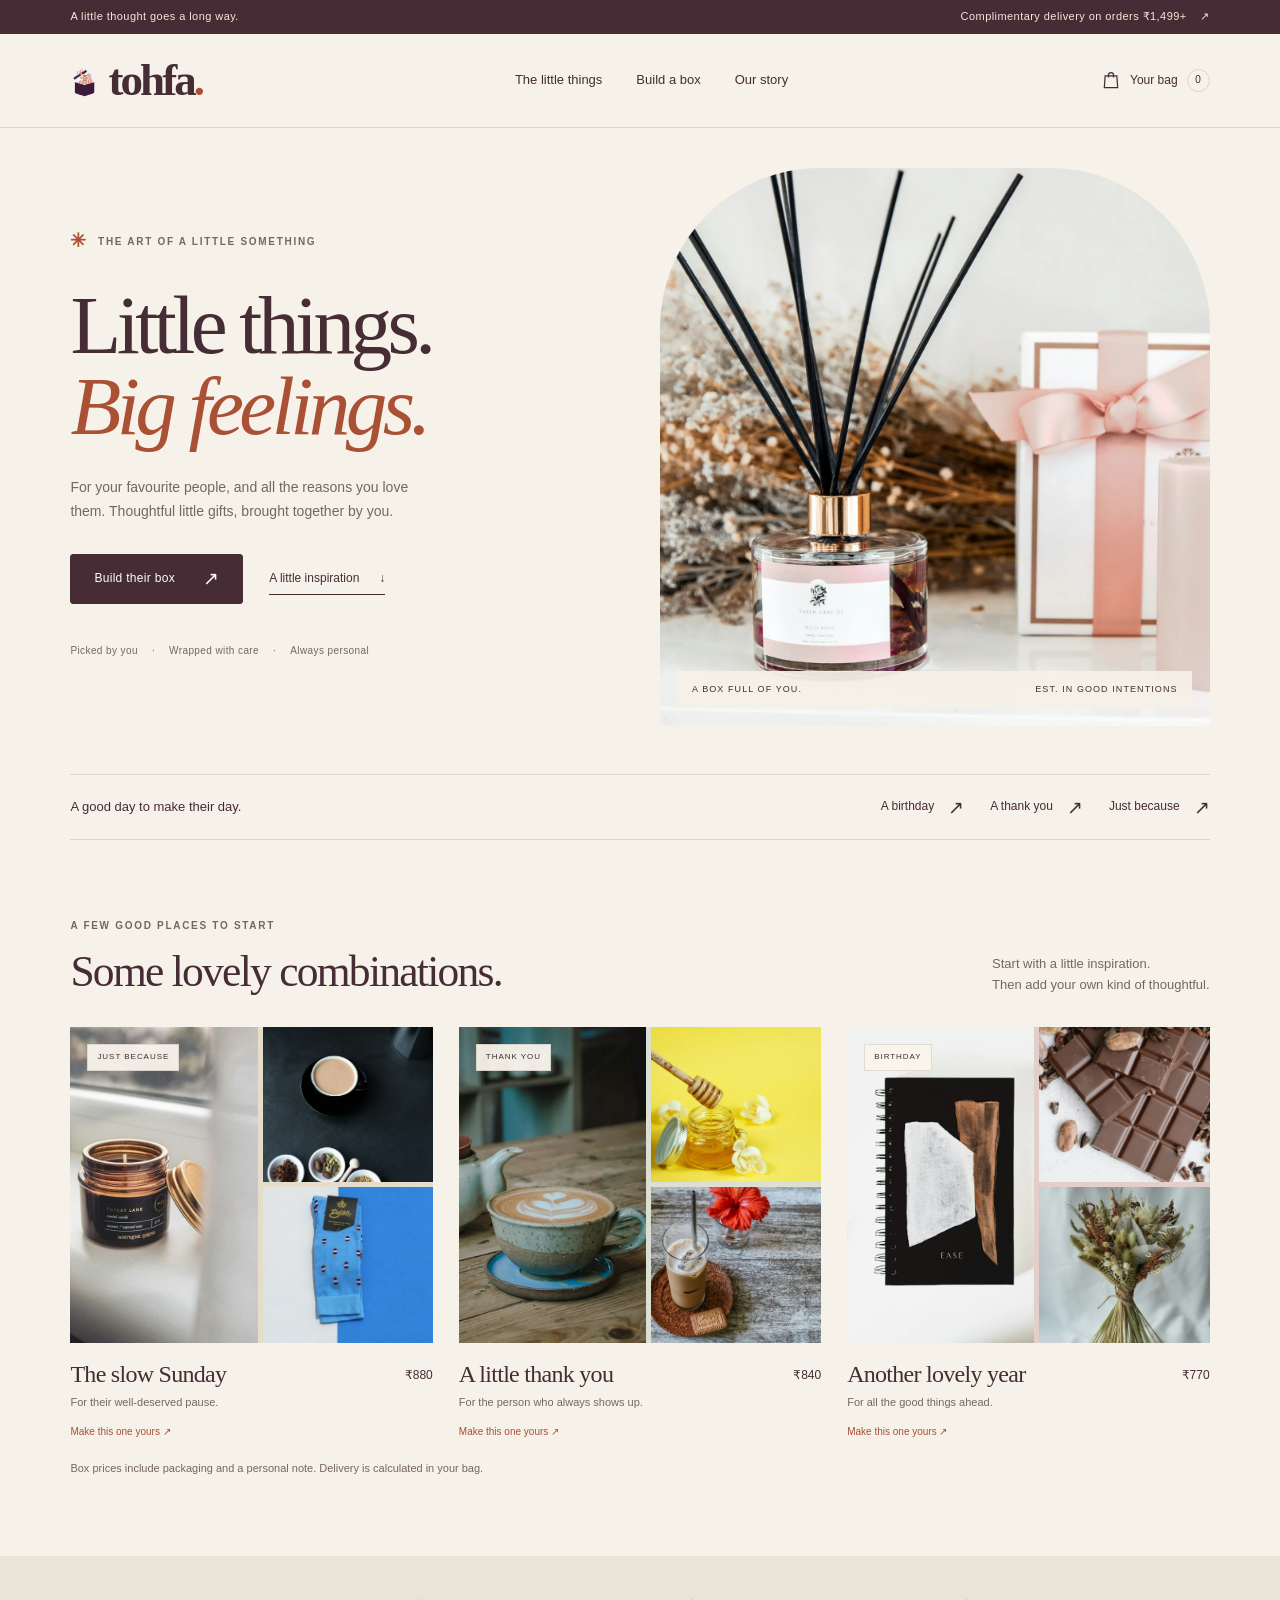
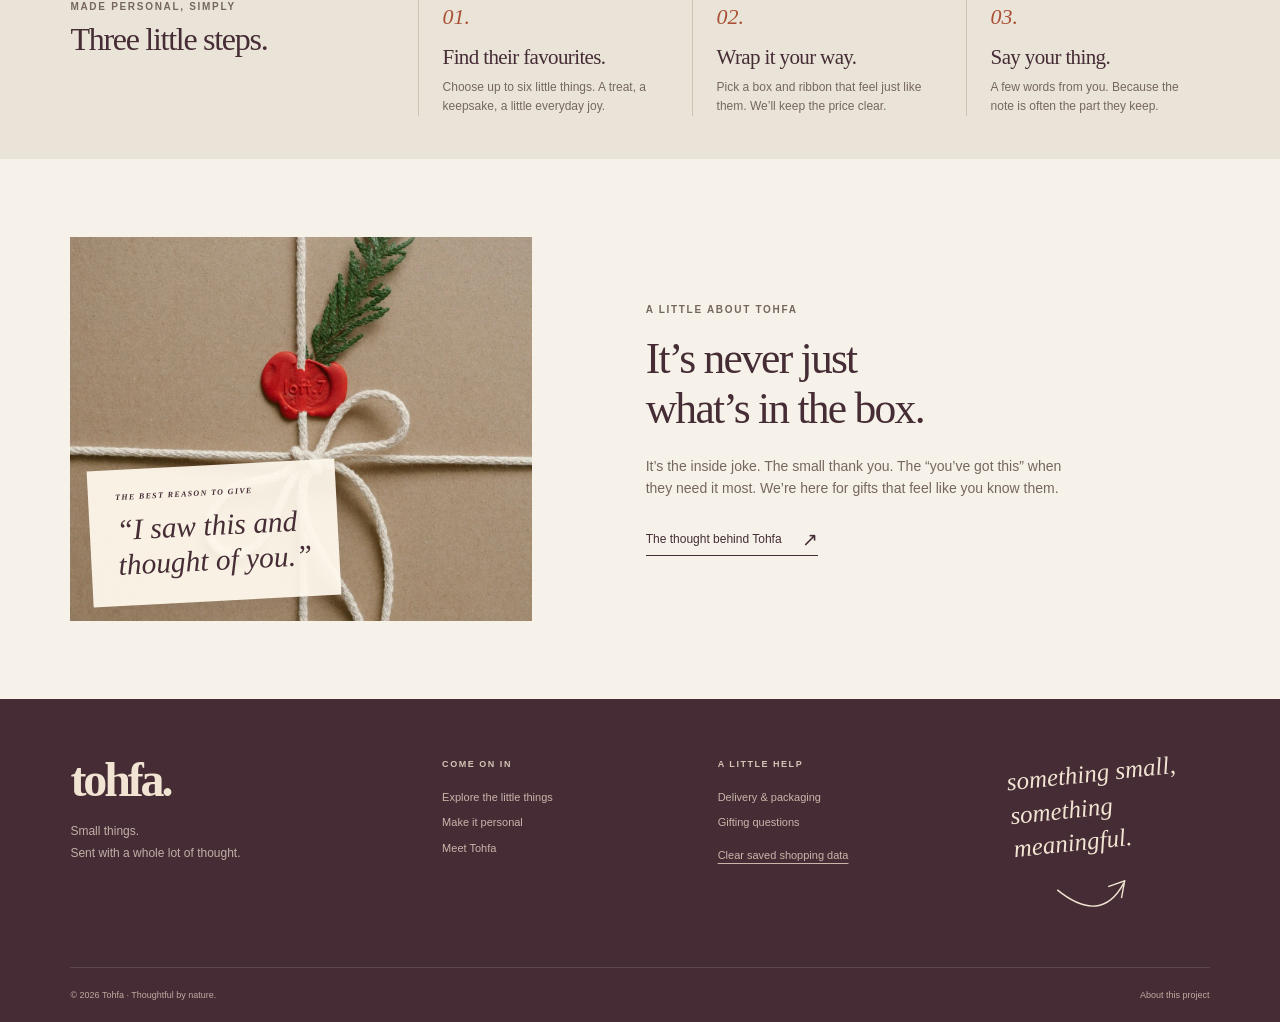
<file: index.html>
<!doctype html>
<html lang="en">
<head>
  <meta charset="utf-8">
  <meta name="viewport" content="width=device-width,initial-scale=1">
  <meta name="theme-color" content="#f6f2e9">
  <meta name="description" content="A little something, chosen by you. Explore Tohfa's thoughtful gift boxes or build a personal one with little treats, paper goods, and everyday joys.">
  <title>Tohfa — Little things. Big feelings.</title>
  <link rel="icon" type="image/svg+xml" href="assets/favicon.svg">
  <link rel="stylesheet" href="styles.css">
  <script src="data.js" defer></script>
  <script src="model.js" defer></script>
  <script src="app.js" defer></script>
</head>
<body>
  <a class="skip-link" href="#main" data-action="skip-main">Skip to content</a>
  <div class="announcement"><span>A little thought goes a long way.</span><a href="#help">Complimentary delivery on orders ₹1,499+ <span aria-hidden="true">↗</span></a></div>
  <header class="site-header">
    <a class="wordmark" href="#home" aria-label="Tohfa home"><img src="assets/favicon.svg" width="30" height="30" alt="">tohfa<span class="wordmark-dot">.</span></a>
    <nav class="desktop-nav" aria-label="Main navigation"><a href="#shop" data-nav="shop">The little things</a><a href="#builder" data-nav="builder">Build a box</a><a href="#story" data-nav="story">Our story</a></nav>
    <div class="header-actions"><a class="bag-link" href="#bag" aria-label="View gift bag"><svg viewBox="0 0 24 24" width="20" height="20" fill="none" stroke="currentColor" stroke-width="1.5" aria-hidden="true"><path d="M5 7h14l1 14H4L5 7Z"/><path d="M9 9V6a3 3 0 0 1 6 0v3"/></svg><span class="bag-label">Your bag</span><span id="bag-count" class="count-badge">0</span></a><button id="menu-toggle" class="menu-toggle" aria-expanded="false" aria-controls="mobile-nav" aria-label="Open navigation"><span></span><span></span></button></div>
    <nav id="mobile-nav" class="mobile-nav" aria-label="Mobile navigation" hidden><a href="#shop">The little things</a><a href="#builder">Build a box</a><a href="#story">Our story</a><a href="#help">A little help</a></nav>
  </header>
  <div id="storage-notice" class="storage-notice" hidden>Your browser can’t save this box. You can still explore, but your choices will reset when you leave.</div>
  <main id="main" tabindex="-1"><noscript><div class="empty-state"><h1>A little JavaScript, please.</h1><p>The gift builder needs JavaScript to update your box and prices. Enable it to explore Tohfa.</p></div></noscript></main>
  <footer class="site-footer">
    <div class="footer-top"><div><a href="#home" class="wordmark footer-mark">tohfa.</a><p>Small things.<br>Sent with a whole lot of thought.</p></div><div class="footer-links"><p class="eyebrow">COME ON IN</p><a href="#shop">Explore the little things</a><a href="#builder">Make it personal</a><a href="#story">Meet Tohfa</a></div><div class="footer-links"><p class="eyebrow">A LITTLE HELP</p><a href="#help">Delivery & packaging</a><a href="#help">Gifting questions</a><button class="text-button" data-action="clear-data">Clear saved shopping data</button></div><div class="footer-note"><span class="handwritten">something small,<br>something meaningful.</span><svg viewBox="0 0 90 50" width="90" height="50" fill="none" stroke="currentColor" aria-hidden="true"><path d="M9 16q40 40 67 0m-16 2 17-4-5 17" stroke-width="1.4"/></svg></div></div>
    <div class="footer-bottom"><span>© <span id="year">2026</span> Tohfa · Thoughtful by nature.</span><a href="#help">About this project</a></div>
  </footer>
  <div id="toast" class="toast" role="status" aria-live="polite" aria-atomic="true"></div>
  <dialog id="product-dialog" class="product-dialog" aria-labelledby="dialog-title"><div id="dialog-content"></div></dialog>
  <dialog id="confirm-dialog" class="confirm-dialog" aria-labelledby="confirm-title"><h2 id="confirm-title">Make a little room?</h2><p id="confirm-description"></p><div class="dialog-actions"><button class="button button-light" data-action="cancel-confirm">Keep it</button><button class="button" data-action="accept-confirm">Continue</button></div></dialog>
</body>
</html>
</file>
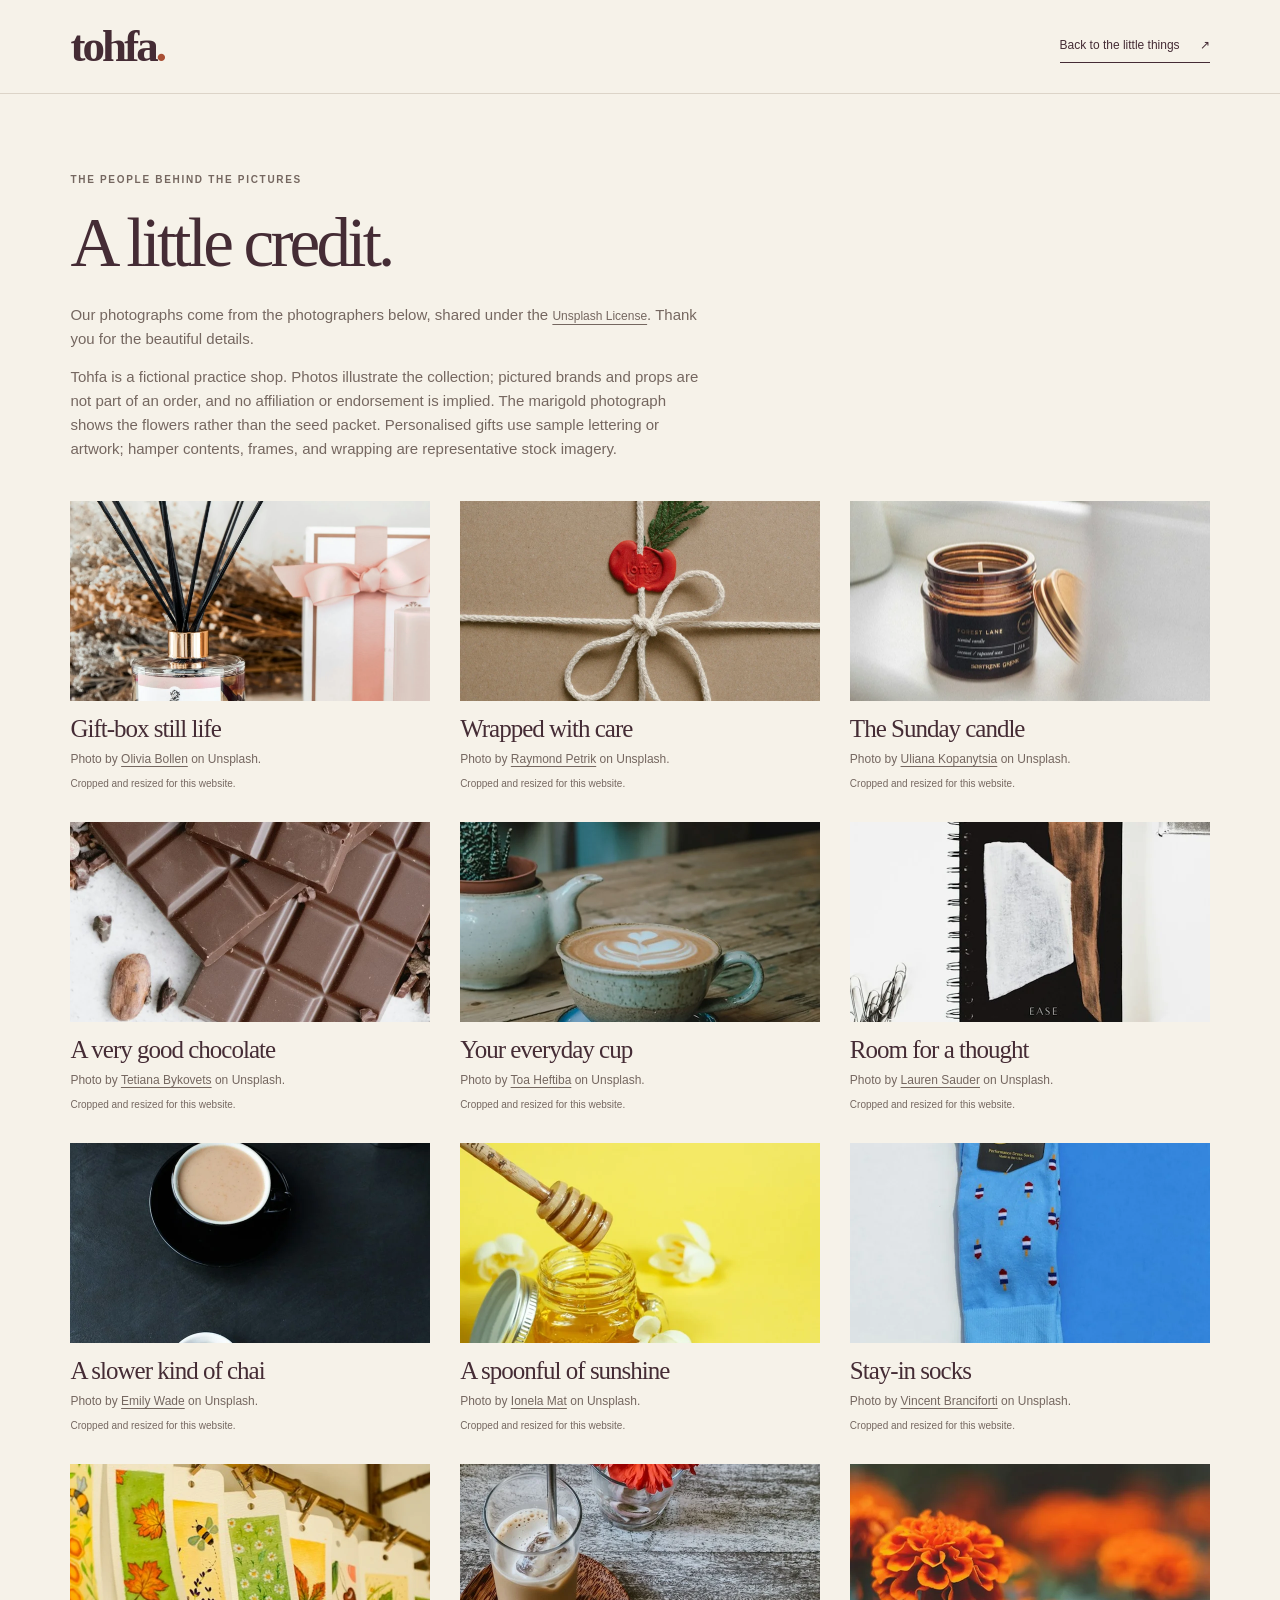
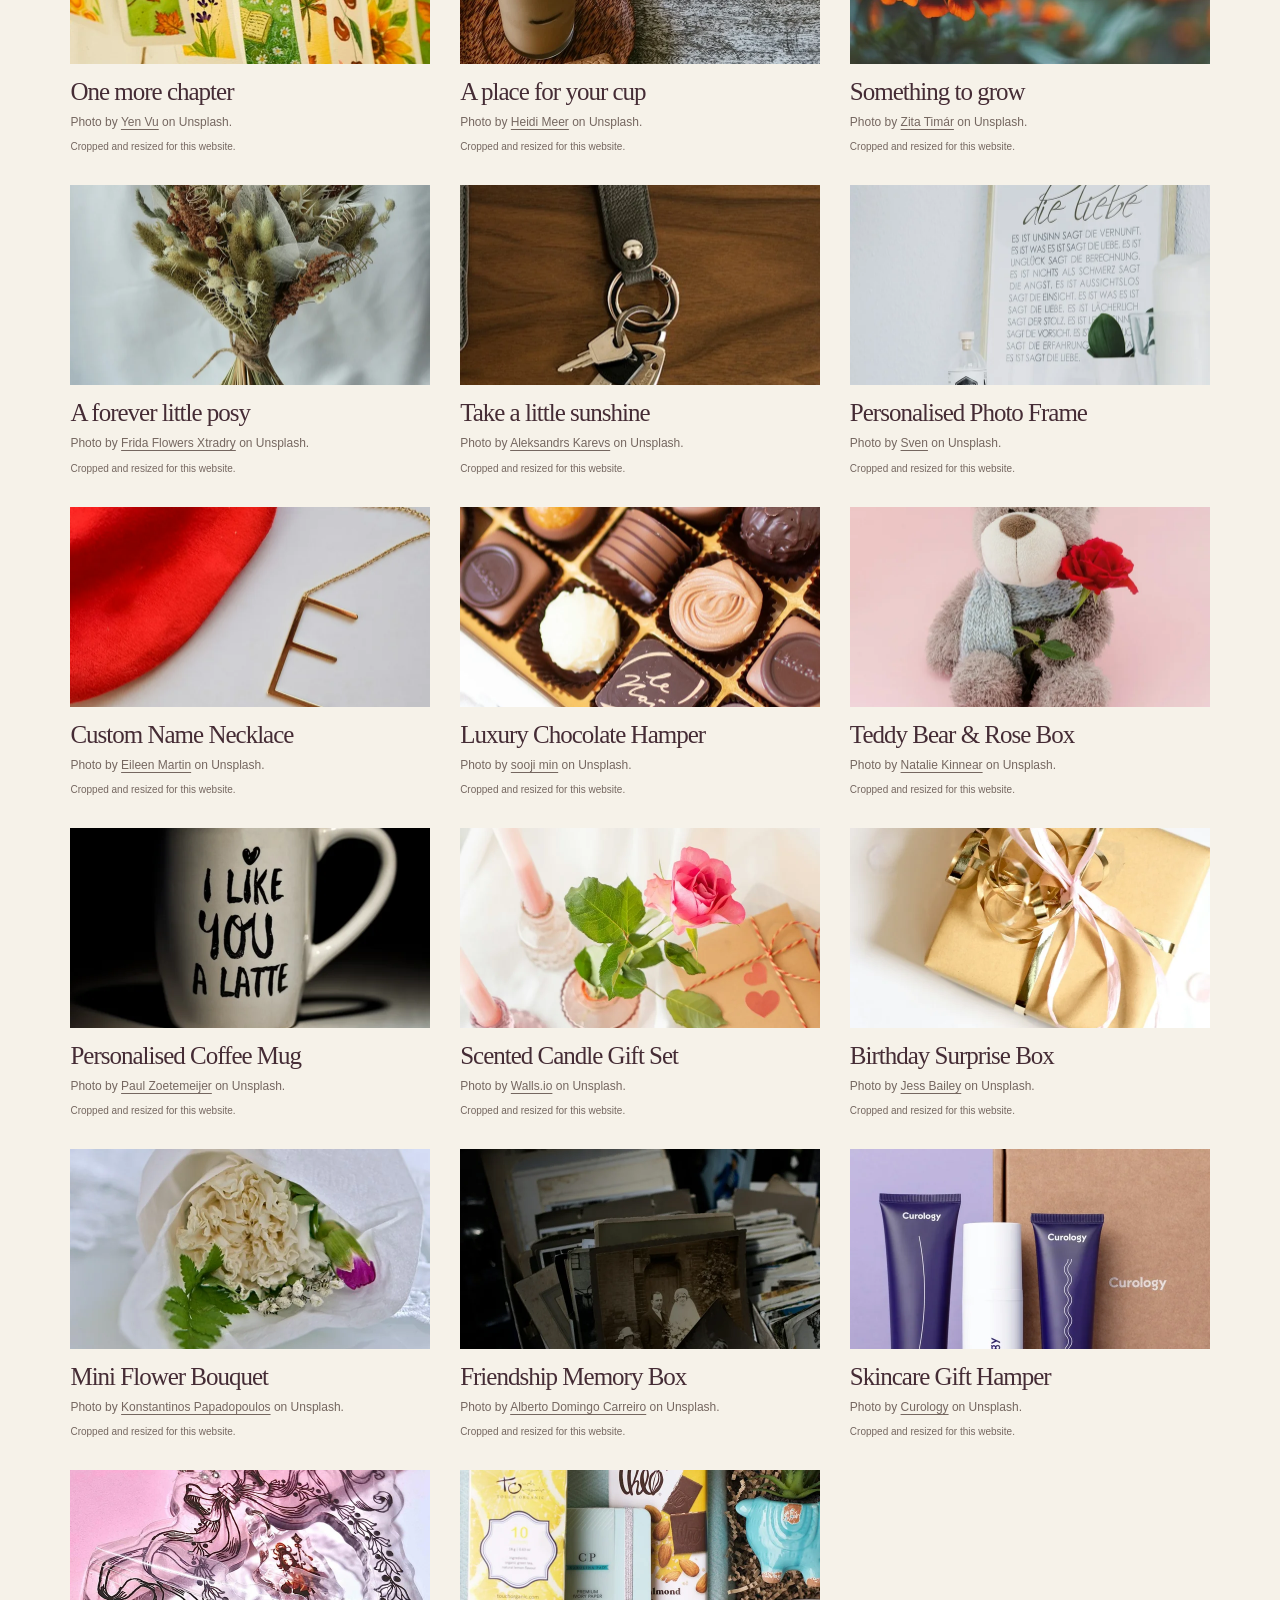
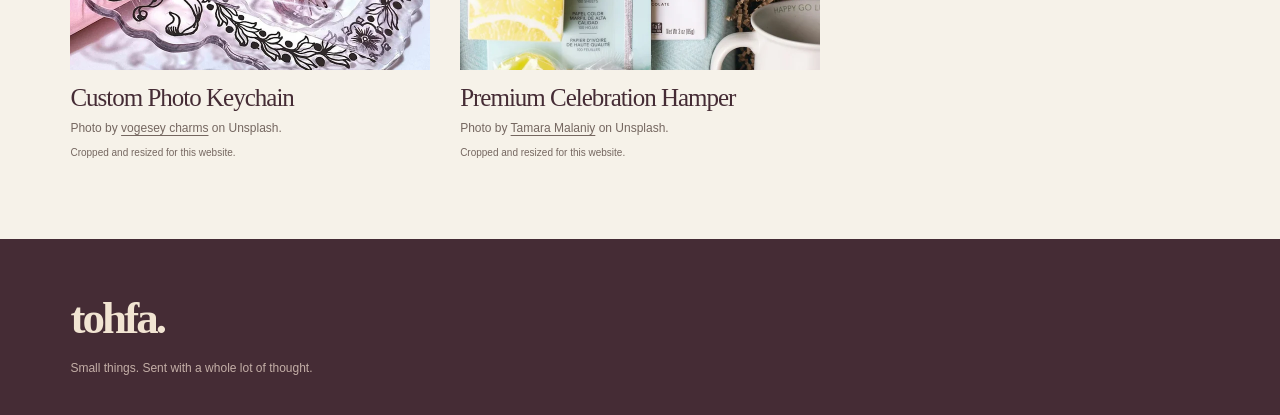
<file: photography.html>
<!doctype html>
<html lang="en"><head><meta charset="utf-8"><meta name="viewport" content="width=device-width,initial-scale=1"><meta name="theme-color" content="#f6f2e9"><title>Tohfa — Photography credits</title><link rel="icon" type="image/svg+xml" href="assets/favicon.svg"><link rel="stylesheet" href="styles.css"></head><body><a class="skip-link" href="#main">Skip to content</a><header class="site-header"><a class="wordmark" href="index.html#home" aria-label="Tohfa home">tohfa<span class="wordmark-dot">.</span></a><a class="text-link" href="index.html#shop">Back to the little things <span aria-hidden="true">↗</span></a></header><main id="main" class="container section"><p class="eyebrow">THE PEOPLE BEHIND THE PICTURES</p><h1 style="margin-top:18px">A little credit.</h1><div class="photo-intro"><p>Our photographs come from the photographers below, shared under the <a href="https://unsplash.com/license" class="text-button">Unsplash License</a>. Thank you for the beautiful details.</p><p style="margin-top:14px">Tohfa is a fictional practice shop. Photos illustrate the collection; pictured brands and props are not part of an order, and no affiliation or endorsement is implied. The marigold photograph shows the flowers rather than the seed packet. Personalised gifts use sample lettering or artwork; hamper contents, frames, and wrapping are representative stock imagery.</p></div><div class="photo-credits"><article class="photo-credit"><img src="assets/hero.webp" alt="A blush gift box with a ribbon beside a reed diffuser and dried flowers." width="1400" height="1400" loading="lazy"><h2>Gift-box still life</h2><p>Photo by <a href="https://unsplash.com/photos/jWnicIfr3oY">Olivia Bollen</a> on Unsplash.</p><small>Cropped and resized for this website.</small></article><article class="photo-credit"><img src="assets/story.webp" alt="Kraft paper, cotton string, a red wax seal, and an evergreen sprig." width="1200" height="1000" loading="lazy"><h2>Wrapped with care</h2><p>Photo by <a href="https://unsplash.com/photos/So6FM-ojMJM">Raymond Petrik</a> on Unsplash.</p><small>Cropped and resized for this website.</small></article><article class="photo-credit"><img src="assets/candle.webp" alt="An amber glass scented candle with its metal lid resting beside it on a windowsill." width="720" height="800" loading="lazy"><h2>The Sunday candle</h2><p>Photo by <a href="https://unsplash.com/photos/mluV_19GzF0">Uliana Kopanytsia</a> on Unsplash.</p><small>Cropped and resized for this website.</small></article><article class="photo-credit"><img src="assets/chocolate.webp" alt="Chocolate bars and cocoa beans on a light surface." width="720" height="800" loading="lazy"><h2>A very good chocolate</h2><p>Photo by <a href="https://unsplash.com/photos/2SoEaPFcEt4">Tetiana Bykovets</a> on Unsplash.</p><small>Cropped and resized for this website.</small></article><article class="photo-credit"><img src="assets/mug.webp" alt="A speckled ceramic cup and saucer holding coffee on a wooden table." width="720" height="800" loading="lazy"><h2>Your everyday cup</h2><p>Photo by <a href="https://unsplash.com/photos/so-7RsbB_q4">Toa Heftiba</a> on Unsplash.</p><small>Cropped and resized for this website.</small></article><article class="photo-credit"><img src="assets/journal.webp" alt="A black spiral notebook with a paper collage cover on a white desk." width="720" height="800" loading="lazy"><h2>Room for a thought</h2><p>Photo by <a href="https://unsplash.com/photos/OVgsZlIWhkU">Lauren Sauder</a> on Unsplash.</p><small>Cropped and resized for this website.</small></article><article class="photo-credit"><img src="assets/tea.webp" alt="A cup of prepared chai beside cardamom and other whole spices." width="720" height="800" loading="lazy"><h2>A slower kind of chai</h2><p>Photo by <a href="https://unsplash.com/photos/wCeYehOEJ48">Emily Wade</a> on Unsplash.</p><small>Cropped and resized for this website.</small></article><article class="photo-credit"><img src="assets/honey.webp" alt="Golden honey in an open glass jar with a wooden honey dipper." width="720" height="800" loading="lazy"><h2>A spoonful of sunshine</h2><p>Photo by <a href="https://unsplash.com/photos/IvDlKrxgMRk">Ionela Mat</a> on Unsplash.</p><small>Cropped and resized for this website.</small></article><article class="photo-credit"><img src="assets/socks.webp" alt="A folded pair of blue socks with a small ice-lolly pattern." width="720" height="800" loading="lazy"><h2>Stay-in socks</h2><p>Photo by <a href="https://unsplash.com/photos/TBJtG8edlCg">Vincent Branciforti</a> on Unsplash.</p><small>Cropped and resized for this website.</small></article><article class="photo-credit"><img src="assets/bookmark.webp" alt="Hand-painted floral bookmarks hanging from small wooden pegs." width="720" height="800" loading="lazy"><h2>One more chapter</h2><p>Photo by <a href="https://unsplash.com/photos/d3p2o2sM4oc">Yen Vu</a> on Unsplash.</p><small>Cropped and resized for this website.</small></article><article class="photo-credit"><img src="assets/coaster.webp" alt="An iced drink resting on a woven brown coaster beside a red flower." width="720" height="800" loading="lazy"><h2>A place for your cup</h2><p>Photo by <a href="https://unsplash.com/photos/J5S0OE-o2eY">Heidi Meer</a> on Unsplash.</p><small>Cropped and resized for this website.</small></article><article class="photo-credit"><img src="assets/seeds.webp" alt="Orange marigold flowers in a garden, showing the flowers the seeds can grow into." width="720" height="800" loading="lazy"><h2>Something to grow</h2><p>Photo by <a href="https://unsplash.com/photos/jRHeIs9-Clc">Zita Timár</a> on Unsplash.</p><small>Cropped and resized for this website.</small></article><article class="photo-credit"><img src="assets/posy.webp" alt="A small bouquet of dried flowers and grasses tied with twine." width="720" height="800" loading="lazy"><h2>A forever little posy</h2><p>Photo by <a href="https://unsplash.com/photos/coPRmcxGBKY">Frida Flowers Xtradry</a> on Unsplash.</p><small>Cropped and resized for this website.</small></article><article class="photo-credit"><img src="assets/keyring.webp" alt="A dark leather loop keyring holding a small set of keys on a wooden table." width="720" height="800" loading="lazy"><h2>Take a little sunshine</h2><p>Photo by <a href="https://unsplash.com/photos/f43Ubfx3ooo">Aleksandrs Karevs</a> on Unsplash.</p><small>Cropped and resized for this website.</small></article><article class="photo-credit"><img src="assets/photo-frame.webp" alt="A light wooden frame holding a typographic print on a shelf beside a small plant." width="720" height="800" loading="lazy"><h2>Personalised Photo Frame</h2><p>Photo by <a href="https://unsplash.com/photos/rectangular-brown-framed-photo-frame-on-white-desk-3rX4x1oQtPc">Sven</a> on Unsplash.</p><small>Cropped and resized for this website.</small></article><article class="photo-credit"><img src="assets/name-necklace.webp" alt="A gold-coloured necklace with an E pendant beside a red satin pouch." width="720" height="800" loading="lazy"><h2>Custom Name Necklace</h2><p>Photo by <a href="https://unsplash.com/photos/a-red-satin-bag-and-a-gold-necklace-on-a-white-surface-OjUF2N4jGf0">Eileen Martin</a> on Unsplash.</p><small>Cropped and resized for this website.</small></article><article class="photo-credit"><img src="assets/chocolate-hamper.webp" alt="An open gift box of assorted chocolates arranged in individual compartments." width="720" height="800" loading="lazy"><h2>Luxury Chocolate Hamper</h2><p>Photo by <a href="https://unsplash.com/photos/a-box-of-assorted-chocolates-sitting-on-a-table-Kfdvn0cW9FE">sooji min</a> on Unsplash.</p><small>Cropped and resized for this website.</small></article><article class="photo-credit"><img src="assets/teddy-rose-box.webp" alt="A grey teddy bear wearing a blue scarf and holding a red rose against a pink background." width="720" height="800" loading="lazy"><h2>Teddy Bear &amp; Rose Box</h2><p>Photo by <a href="https://unsplash.com/photos/a-gray-teddy-bear-holding-a-red-rose-0hZAhSF9uuY">Natalie Kinnear</a> on Unsplash.</p><small>Cropped and resized for this website.</small></article><article class="photo-credit"><img src="assets/personalised-mug.webp" alt="A ceramic mug printed with the words I like you a latte against a dark background." width="720" height="800" loading="lazy"><h2>Personalised Coffee Mug</h2><p>Photo by <a href="https://unsplash.com/photos/white-ceramic-mug-with-print-KKP_IdKj-f0">Paul Zoetemeijer</a> on Unsplash.</p><small>Cropped and resized for this website.</small></article><article class="photo-credit"><img src="assets/candle-gift-set.webp" alt="Pink taper candles beside a rose and a wrapped kraft gift box on a white surface." width="720" height="800" loading="lazy"><h2>Scented Candle Gift Set</h2><p>Photo by <a href="https://unsplash.com/photos/a-gift-box-with-a-rose-and-two-candles-zXA_Lz_d_kg">Walls.io</a> on Unsplash.</p><small>Cropped and resized for this website.</small></article><article class="photo-credit"><img src="assets/birthday-surprise-box.webp" alt="A golden gift box tied with pink and gold ribbons, surrounded by pastel confetti." width="720" height="800" loading="lazy"><h2>Birthday Surprise Box</h2><p>Photo by <a href="https://unsplash.com/photos/a-golden-gift-box-tied-with-pink-and-gold-ribbons-SYji7nzYEjg">Jess Bailey</a> on Unsplash.</p><small>Cropped and resized for this website.</small></article><article class="photo-credit"><img src="assets/mini-bouquet.webp" alt="A small bouquet of pale flowers and greenery wrapped in white paper." width="720" height="800" loading="lazy"><h2>Mini Flower Bouquet</h2><p>Photo by <a href="https://unsplash.com/photos/flowers-are-wrapped-in-a-small-paper-packet-3wpxhq--1Vw">Konstantinos Papadopoulos</a> on Unsplash.</p><small>Cropped and resized for this website.</small></article><article class="photo-credit"><img src="assets/friendship-memory-box.webp" alt="A keepsake box filled with old black-and-white photographs and cards." width="720" height="800" loading="lazy"><h2>Friendship Memory Box</h2><p>Photo by <a href="https://unsplash.com/photos/box-of-old-black-and-white-photographs-9DjABCbK354">Alberto Domingo Carreiro</a> on Unsplash.</p><small>Cropped and resized for this website.</small></article><article class="photo-credit"><img src="assets/skincare-hamper.webp" alt="Three Curology skincare containers beside a kraft box on a lilac background." width="720" height="800" loading="lazy"><h2>Skincare Gift Hamper</h2><p>Photo by <a href="https://unsplash.com/photos/curoloy-3-piece-set-DGH1u80sZik">Curology</a> on Unsplash.</p><small>Cropped and resized for this website.</small></article><article class="photo-credit"><img src="assets/photo-keychain.webp" alt="A clear acrylic keychain with floral linework and a printed illustration on a pink and pale blue background." width="720" height="800" loading="lazy"><h2>Custom Photo Keychain</h2><p>Photo by <a href="https://unsplash.com/photos/a-decorative-acrylic-keychain-with-floral-details-7kqN0bEB05o">vogesey charms</a> on Unsplash.</p><small>Cropped and resized for this website.</small></article><article class="photo-credit"><img src="assets/celebration-hamper.webp" alt="An open turquoise gift box containing chocolate, tea, a mug, and a small llama-shaped planter." width="720" height="800" loading="lazy"><h2>Premium Celebration Hamper</h2><p>Photo by <a href="https://unsplash.com/photos/a-book-and-tea-cups-Bq3_KbYr58c">Tamara Malaniy</a> on Unsplash.</p><small>Cropped and resized for this website.</small></article></div></main><footer class="site-footer" style="padding-bottom:35px"><a href="index.html#home" class="wordmark">tohfa.</a><p>Small things. Sent with a whole lot of thought.</p></footer></body></html>
</file>
<file: styles.css>
/* Tohfa: warm paper, ink, and a small amount of rust. No UI framework. */
:root{--paper:#f6f2e9;--ink:#452c35;--muted:#756760;--line:#dcd4c8;--rust:#a95035;--sage:#6f785d;--white:#fffdf7;--serif:Georgia,'Times New Roman',serif;--sans:Arial,Helvetica,sans-serif;--radius:3px;--shadow:0 20px 80px #38252125}
*{box-sizing:border-box}html{scroll-behavior:smooth}body{margin:0;background:var(--paper);color:var(--ink);font:15px/1.6 var(--sans);-webkit-font-smoothing:antialiased}button,input,textarea,select{font:inherit}button,a,input,select,textarea{-webkit-tap-highlight-color:transparent}button{cursor:pointer}button,a{touch-action:manipulation}button{color:inherit}a{color:inherit;text-decoration:none}button:disabled{cursor:not-allowed;opacity:.45}img{display:block;max-width:100%}svg{vertical-align:middle}h1,h2,h3,p{margin:0}h1,h2,h3{font-family:var(--serif);font-weight:400;line-height:1.08}button{background:none;border:0}input,textarea,select{min-width:0}h1{font-size:clamp(46px,5.4vw,82px);letter-spacing:-.055em}h2{font-size:clamp(34px,3.4vw,50px);letter-spacing:-.04em}h3{font-size:26px;letter-spacing:-.03em}p{color:var(--muted)}em{font-weight:400}button:focus-visible,a:focus-visible,input:focus-visible,textarea:focus-visible,select:focus-visible,summary:focus-visible{outline:3px solid var(--rust);outline-offset:5px}::selection{background:#dcc4b7;color:var(--ink)}[hidden]{display:none!important}.skip-link{position:fixed;left:16px;top:-100px;background:var(--ink);color:white;padding:12px;z-index:30}.skip-link:focus{top:10px}.announcement{padding:8px max(5.5vw,20px);display:flex;justify-content:space-between;gap:20px;background:var(--ink);color:#f4e9d8;font-size:11px;letter-spacing:.04em}.announcement a{color:#f4e9d8}.announcement a span{margin-left:10px}.site-header{height:94px;display:flex;align-items:center;justify-content:space-between;padding:0 5.5vw;gap:25px;border-bottom:1px solid var(--line);position:relative;background:var(--paper);z-index:5}.wordmark{font-family:var(--serif);font-size:45px;font-weight:700;letter-spacing:-.065em;line-height:1;display:inline-flex;align-items:center;gap:10px}.wordmark img{border-radius:50%;width:28px;height:28px;margin-top:5px}.wordmark-dot{margin-left:-10px;color:var(--rust)}.desktop-nav{display:flex;gap:34px;font-size:13px}.desktop-nav a{padding:10px 0;position:relative}.desktop-nav a::after{content:'';position:absolute;bottom:3px;height:1px;left:0;right:100%;background:var(--ink);transition:right .2s}.desktop-nav a:hover::after,.desktop-nav a[aria-current=page]::after{right:0}.header-actions{display:flex;align-items:center;gap:20px}.bag-link{display:flex;align-items:center;gap:9px;font-size:12px}.count-badge{border:1px solid var(--line);border-radius:50%;min-width:23px;height:23px;display:grid;place-items:center;font-size:10px}.menu-toggle{display:none;width:40px;height:40px}.menu-toggle span{display:block;width:23px;height:1px;background:var(--ink);margin:7px auto}.mobile-nav{position:absolute;top:100%;left:0;right:0;background:var(--paper);padding:20px 6vw;border-bottom:1px solid var(--line);box-shadow:0 10px 20px #452c350a}.mobile-nav a{display:block;padding:12px 0;font-family:var(--serif);font-size:24px}.storage-notice{background:#ede0c8;padding:10px 5.5vw;font-size:12px;color:var(--ink)}#main:focus{outline:none}.container{width:89%;max-width:1320px;margin:auto}.eyebrow{font-family:var(--sans);font-size:10px;font-weight:600;letter-spacing:.17em;text-transform:uppercase;color:var(--muted)}.button{display:inline-flex;align-items:center;justify-content:center;gap:28px;min-height:50px;padding:13px 23px;background:var(--ink);color:var(--white);border:1px solid var(--ink);font-size:12px;letter-spacing:.025em;line-height:1.4;border-radius:var(--radius);transition:background .2s,transform .2s}.button:hover:not(:disabled){background:#643c46;transform:translateY(-1px)}.button-light{background:transparent;color:var(--ink);border-color:#b9aaa0}.button-light:hover:not(:disabled){background:#eae3d8}.button-rust{background:var(--rust);border-color:var(--rust)}.button-rust:hover:not(:disabled){background:#8d402a}.button-small{min-height:41px;padding:9px 16px;gap:10px}.button-full{width:100%}.arrow{font-size:19px;font-weight:400;line-height:1}.text-link{display:inline-flex;align-items:center;gap:20px;font-size:12px;border-bottom:1px solid var(--ink);padding:6px 0}.text-button{padding:0;min-height:32px;text-align:left;text-decoration:underline;text-underline-offset:4px;font-size:12px}.handwritten{font-family:var(--serif);font-style:italic}.hero{display:grid;grid-template-columns:1fr 1fr;gap:40px;align-items:center;padding-top:40px;padding-bottom:48px;min-height:635px}.hero-copy{padding:24px 0 32px}.hero .eyebrow{display:flex;align-items:center;gap:10px;margin-bottom:28px}.tiny-star{color:var(--rust);font-size:19px}.hero h1{font-size:clamp(62px,6.5vw,102px);line-height:.98;max-width:650px;margin-bottom:27px}.hero h1 em{color:var(--rust)}.hero-description{max-width:355px;line-height:1.75;font-size:14px;margin-bottom:30px}.hero-actions{display:flex;align-items:center;gap:26px;flex-wrap:wrap}.hero-footnote{display:flex;gap:14px;align-items:center;font-size:10px;letter-spacing:.04em;margin-top:39px;color:var(--muted)}.hero-footnote span+span::before{content:'·';padding-right:14px;color:var(--rust)}.hero-art{position:relative;align-self:stretch;display:flex;align-items:center}.hero-art img{width:100%;height:auto;aspect-ratio:650/660;object-fit:cover;border-radius:160px 160px 4px 4px}.hero-caption{position:absolute;bottom:18px;left:18px;right:18px;display:flex;justify-content:space-between;gap:12px;padding:11px 14px;background:#f6f2e9ed;font-size:9px;letter-spacing:.12em;color:var(--ink)}.occasion-strip{border-top:1px solid var(--line);border-bottom:1px solid var(--line);display:flex;align-items:center;justify-content:space-between;gap:20px;padding:22px 0}.occasion-strip p{font-size:13px;color:var(--ink)}.occasion-links{display:flex;align-items:center;gap:26px}.occasion-links a{font-size:12px;display:flex;gap:14px;align-items:center}.occasion-links a:hover{color:var(--rust)}.section{padding-top:78px;padding-bottom:78px}.section-heading{display:flex;align-items:flex-end;justify-content:space-between;gap:30px;margin-bottom:32px}.section-heading .eyebrow{margin-bottom:14px}.section-heading>p{max-width:300px;font-size:13px}.bundle-grid{display:grid;grid-template-columns:repeat(3,1fr);gap:26px}.bundle-card{display:block}.bundle-art{position:relative;aspect-ratio:1.15;overflow:hidden;background:var(--tile);display:flex;align-items:center;justify-content:center}.bundle-photos{position:absolute;inset:0;display:grid;grid-template-columns:1.1fr 1fr;grid-template-rows:minmax(0,1fr) minmax(0,1fr);gap:5px}.bundle-photos img{width:100%;height:100%;min-width:0;min-height:0;object-fit:cover;transition:filter .3s}.bundle-photos img:first-child{grid-row:1/3}.bundle-card:hover .bundle-photos img{filter:brightness(1.04)}.bundle-label{position:absolute;z-index:2;left:17px;top:17px;padding:6px 9px;border:1px solid #452c3520;background:#faf6edef;font-size:8px;letter-spacing:.12em;text-transform:uppercase}.bundle-info{display:flex;justify-content:space-between;gap:12px;padding-top:19px}.bundle-info h3{font-size:24px}.bundle-info p{font-size:11px;margin-top:7px}.bundle-price{font-size:12px;white-space:nowrap;margin-top:4px}.bundle-edit{margin-top:12px;font-size:10px;color:var(--rust)}.process-strip{background:#eae4d8;padding:43px 0}.process-inner{display:grid;grid-template-columns:1.3fr repeat(3,1fr);gap:30px}.process-intro h2{font-size:32px;margin-top:7px}.process-step{border-left:1px solid #cfc4b4;padding-left:24px}.step-number{font-family:var(--serif);font-style:italic;font-size:22px;color:var(--rust);margin-bottom:12px;display:block}.process-step h3{font-size:21px;margin-bottom:9px}.process-step p{font-size:12px;max-width:210px}.story-teaser{display:grid;grid-template-columns:.9fr 1.1fr;gap:10%;align-items:center}.story-photo{aspect-ratio:1.2;background:#e6cfbf;position:relative;overflow:hidden}.story-photo>img{width:100%;height:100%;object-fit:cover;object-position:center}.story-note{position:absolute;bottom:20px;left:20px;max-width:80%;padding:23px 27px;background:#fff9edee;transform:rotate(-3deg);box-shadow:5px 8px 22px #452c3518;text-align:left}.story-note .eyebrow{font-size:8px;margin-bottom:10px}.story-note p{font-family:var(--serif);font-style:italic;font-size:clamp(24px,2.3vw,34px);line-height:1.2;color:var(--ink)}.story-teaser h2{margin:16px 0 22px;line-height:1.13}.story-teaser>div>p:not(.eyebrow){font-size:14px;max-width:430px;margin-bottom:24px}.site-footer{background:var(--ink);color:#f1e4d2;padding:57px 5.5vw 0}.site-footer p{color:#c4afa7;font-size:12px;margin-top:17px;line-height:1.8}.footer-top{display:grid;grid-template-columns:1.4fr 1fr 1fr .9fr;gap:35px;padding-bottom:48px}.footer-mark{font-size:48px}.footer-links p.eyebrow{margin:0 0 15px;color:#d7c3b5;font-size:9px}.footer-links a,.footer-links button{display:block;color:#cbb5ab;font-size:11px;margin:7px 0;line-height:1.7}.footer-links a:hover{color:white}.footer-note{padding-left:20px;transform:rotate(-6deg);font-size:25px;line-height:1.3}.footer-note svg{margin-left:30px;margin-top:12px}.footer-bottom{border-top:1px solid #ffffff21;display:flex;justify-content:space-between;gap:18px;padding:20px 0;font-size:9px;color:#c2aaa1}.page-intro{padding:50px 0 35px}.breadcrumb{display:flex;gap:10px;font-size:10px;color:var(--muted);margin-bottom:30px}.breadcrumb a{text-decoration:underline;text-underline-offset:3px}.page-intro h1{margin:12px 0 18px}.page-intro .intro-description{max-width:500px;font-size:14px}.catalog-layout{padding-bottom:80px}.filter-bar{display:flex;align-items:center;gap:12px;padding:20px 0;border-top:1px solid var(--line);border-bottom:1px solid var(--line);flex-wrap:wrap}.search-field{display:flex;align-items:center;gap:10px;border:1px solid var(--line);padding:0 13px;flex:1;min-width:190px;max-width:350px;background:#fffcf640}.search-field input{border:0;background:none;width:100%;padding:11px 0;outline-offset:0;font-size:12px}.filter-bar select,.filter-bar input[type=number]{border:1px solid var(--line);background:var(--paper);padding:11px 30px 11px 12px;font-size:12px;border-radius:0;max-width:100%;height:43px}.filter-bar input[type=number]{width:120px;padding-right:8px}.filter-label{font-size:10px}.filter-meta{display:flex;align-items:center;justify-content:space-between;gap:15px;margin:16px 0 23px;font-size:10px;color:var(--muted)}.active-filters{display:flex;flex-wrap:wrap;gap:7px;align-items:center}.filter-chip{font-size:10px;background:#ebe3d7;border-radius:2px;padding:5px 8px;min-height:30px}.filter-chip span{margin-left:8px}.product-grid{display:grid;grid-template-columns:repeat(4,minmax(0,1fr));gap:33px 22px}.product-card{min-width:0;position:relative}.product-image{width:100%;position:relative;background:var(--tile);overflow:hidden;display:block;padding:0;border-radius:2px;aspect-ratio:.92}.product-image img{width:100%;height:100%;object-fit:cover;transition:transform .45s}.product-image:hover img{transform:scale(1.035)}.product-category{position:absolute;left:12px;top:12px;z-index:1;font-size:8px;letter-spacing:.08em;text-transform:uppercase;background:#faf6edef;padding:5px 8px;border-radius:2px;color:var(--ink)}.stock-label{position:absolute;bottom:12px;left:12px;font-size:9px;padding:4px 8px;background:var(--paper)}.product-info{padding:14px 0 0;display:flex;align-items:flex-start;justify-content:space-between;gap:10px}.product-info h3{font-size:19px;line-height:1.25}.product-info p{font-size:10px;margin-top:5px}.product-price{font-size:11px;margin-top:8px}.add-button{border:1px solid #bbaa9c;border-radius:50%;width:37px;height:37px;min-width:37px;display:grid;place-items:center;margin-top:0;font-size:20px;transition:background .2s}.add-button:hover:not(:disabled){background:var(--ink);color:var(--paper)}.empty-state{text-align:center;padding:70px 20px;max-width:650px;margin:auto}.empty-state img{margin:0 auto 22px;width:65px}.empty-state h1,.empty-state h2{font-size:42px;margin-bottom:18px}.empty-state p{max-width:400px;margin:0 auto 26px;font-size:14px}.empty-state .button{margin:5px}.shop-builder-banner{background:#e8dfd2;border:1px solid var(--line);padding:16px 20px;margin-bottom:28px;display:flex;align-items:center;justify-content:space-between;gap:20px}.shop-builder-banner p{font-size:12px;color:var(--ink)}.shop-builder-banner strong{font-weight:400;font-family:var(--serif);font-size:19px;display:block}.builder-intro{display:flex;justify-content:space-between;align-items:flex-end;gap:20px}.builder-intro h1{font-size:clamp(42px,4.5vw,66px)}.builder-intro>div>p:last-child{font-size:13px;margin-top:12px}.saved-status{font-size:10px;display:flex;gap:7px;align-items:center;color:var(--sage);white-space:nowrap}.saved-status::before{content:'';width:5px;height:5px;background:var(--sage);border-radius:50%}.builder-layout{display:grid;grid-template-columns:minmax(0,1fr) 370px;gap:38px;align-items:start;padding-bottom:75px}.builder-tabs{display:flex;border-bottom:1px solid var(--line);gap:20px;margin-bottom:25px}.builder-tab{font-size:11px;padding:15px 0;color:var(--muted);border-bottom:2px solid transparent;display:flex;gap:9px;align-items:center;white-space:nowrap}.builder-tab span{font-family:var(--serif);font-style:italic;font-size:18px}.builder-tab[aria-selected=true]{border-color:var(--rust);color:var(--ink)}.builder-panel .product-grid{grid-template-columns:repeat(3,minmax(0,1fr));gap:25px 15px}.builder-panel .product-image{aspect-ratio:.97;padding:0}.builder-panel .product-category{font-size:7px;left:8px;top:9px}.builder-panel .product-info h3{font-size:17px}.builder-panel .product-info p{font-size:9px}.builder-panel .product-info{gap:5px}.builder-panel .add-button{width:31px;height:31px;min-width:31px;font-size:18px}.builder-filter{display:flex;flex-wrap:wrap;gap:7px;margin-bottom:20px}.category-pill{border:1px solid var(--line);padding:7px 11px;font-size:10px;min-height:34px;border-radius:20px}.category-pill[aria-pressed=true]{background:var(--ink);border-color:var(--ink);color:var(--paper)}.box-sidebar{position:sticky;top:24px;border:1px solid #c8baab;background:#f0e9dd;padding:23px}.sidebar-head{display:flex;justify-content:space-between;align-items:center;margin-bottom:20px}.sidebar-head h2{font-size:26px}.sidebar-head span{font-size:10px;color:var(--muted)}.box-preview{background:var(--box-color);padding:13px;margin-bottom:18px;box-shadow:0 7px 0 #54342814;position:relative}.box-preview::after{content:'';position:absolute;inset:7px;border:1px solid #ffffff22;pointer-events:none}.box-grid{background:#e9d9bf;display:grid;grid-template-columns:repeat(3,1fr);gap:2px;padding:8px;min-height:173px}.box-slot{aspect-ratio:.9;position:relative;display:grid;place-items:center;border:1px dashed #8f705c32}.box-slot:has(img){border-color:transparent}.box-slot img{height:100%;width:100%;object-fit:cover;border-radius:2px}.box-slot>span{font-size:17px;color:#94755b50;font-family:var(--serif);font-style:italic}.slot-remove{position:absolute;right:0;top:0;background:#faf4e6;border:1px solid #c9b397;width:25px;height:25px;border-radius:50%;font-size:15px;line-height:1;opacity:0;transition:opacity .2s}.box-slot:hover .slot-remove,.slot-remove:focus-visible{opacity:1}.box-item-list{list-style:none;padding:0;margin:0 0 15px;font-size:10px}.box-item-list li{display:flex;align-items:center;justify-content:space-between;gap:8px;padding:5px 0}.box-item-list .remove-line{font-size:13px;min-width:24px;min-height:25px}.box-item-list .item-name{flex:1}.mini-card{background:var(--white);padding:13px 16px;margin:14px 0;border:1px solid var(--line);box-shadow:2px 3px 0 #3b242109;font-family:var(--serif);font-style:italic;overflow-wrap:anywhere}.mini-card .card-to,.mini-card .card-from{font-size:10px;color:var(--muted)}.mini-card .card-message{font-size:14px;line-height:1.5;color:var(--ink);white-space:pre-wrap;margin:6px 0}.budget-row{display:flex;align-items:center;justify-content:space-between;gap:15px;font-size:10px}.budget-row label{color:var(--muted)}.budget-input{width:96px;display:flex;align-items:center;gap:4px}.budget-input input{border:0;border-bottom:1px solid #bead9b;background:transparent;width:77px;padding:3px;font-size:12px}.budget-bar{height:4px;background:#d6cabb;margin:11px 0 8px;overflow:hidden}.budget-bar span{height:100%;display:block;background:var(--sage);transition:width .25s}.budget-bar.over span{background:var(--rust)}.budget-note{font-size:9px;min-height:18px}.budget-note.over{color:var(--rust)}.price-lines{border-top:1px solid #d5c8b7;margin-top:15px;padding-top:10px}.price-line{display:flex;justify-content:space-between;gap:10px;padding:4px 0;font-size:11px;color:var(--muted)}.price-line.total{font-size:17px;color:var(--ink);padding:12px 0 15px}.price-line small{font-size:9px}.sidebar-caption{text-align:center;font-size:9px;margin-top:10px}.builder-bottom-actions{display:flex;justify-content:space-between;align-items:center;gap:15px;padding-top:30px;margin-top:25px;border-top:1px solid var(--line)}.builder-bottom-actions p{font-size:11px;max-width:200px}.panel-intro{margin-bottom:28px}.panel-intro h2{font-size:31px;margin-bottom:10px}.panel-intro p{font-size:12px;max-width:450px}.packaging-options{display:grid;grid-template-columns:repeat(3,minmax(0,1fr));gap:15px}.packaging-option{border:1px solid var(--line);padding:16px 12px;background:transparent;text-align:left}.packaging-option[aria-pressed=true]{border:2px solid var(--rust);padding:15px 11px;background:#ece1d3}.pack-swatch{height:130px;display:grid;place-items:center;background:#e5ded2;margin-bottom:17px}.pack-box{width:78px;height:78px;background:var(--box-color);box-shadow:5px 6px 0 #452c3510;transform:rotate(-8deg);position:relative}.pack-box::before,.pack-box::after{content:'';position:absolute;background:var(--ribbon)}.pack-box::before{top:0;bottom:0;width:12px;left:33px}.pack-box::after{top:33px;left:0;right:0;height:12px}.packaging-option h3{font-size:17px;margin-bottom:7px}.packaging-option p{font-size:9px}.packaging-option .pack-price{font-size:12px;margin-top:10px;display:flex;justify-content:space-between}.packaging-detail{margin-top:24px;background:#eae2d5;padding:18px;font-size:11px}.message-form{display:grid;gap:18px;max-width:550px}.form-row{display:grid;grid-template-columns:1fr 1fr;gap:20px}.field{display:flex;flex-direction:column;gap:7px}.field label{font-size:11px;color:var(--ink)}.field input,.field textarea,.field select{border:1px solid #cfc3b4;border-radius:1px;background:#fffdf766;padding:12px 13px;width:100%;font-size:13px;color:var(--ink)}.field textarea{resize:vertical;min-height:142px;line-height:1.6}.field input[aria-invalid=true]{border-color:#a74333}.field-error{font-size:11px;color:#a1392b}.character-count{text-align:right;font-size:10px;color:var(--muted)}.message-hint{font-size:11px;font-style:italic}.note-preview-large{margin-top:30px;border-top:1px solid var(--line);padding-top:24px}.note-preview-large .mini-card{max-width:400px;padding:30px;transform:rotate(-2deg);margin:18px auto 20px}.note-preview-large .card-message{font-size:22px;min-height:70px}.note-preview-large .card-to,.note-preview-large .card-from{font-size:13px}.two-column{display:grid;grid-template-columns:minmax(0,1fr) 350px;gap:55px;padding-bottom:80px;align-items:start}.bag-box{border-top:1px solid var(--line);padding:26px 0;display:grid;grid-template-columns:150px minmax(0,1fr);gap:25px}.bag-box-visual{background:var(--box-color);padding:9px;align-self:start}.bag-box-visual .box-grid{min-height:0;padding:2px}.bag-box-visual .box-slot{border:0;aspect-ratio:1}.bag-box h2{font-size:27px;margin-bottom:9px}.bag-box p{font-size:11px}.bag-meta{margin:7px 0}.bag-box-top{display:flex;justify-content:space-between;gap:16px;align-items:start}.bag-box-top>span{font-size:14px}.bag-box-actions{display:flex;gap:22px;margin-top:13px}.bag-box-message{font-family:var(--serif);font-style:italic;background:#eae3d7;padding:9px 12px;margin-top:10px;overflow-wrap:anywhere}.order-summary{background:#ebe3d6;padding:25px;border:1px solid #d5c8b7;position:sticky;top:24px}.order-summary h2{font-size:28px;margin-bottom:20px}.order-summary .price-lines{border-top:1px solid #cbbdaa;margin-top:18px}.order-summary .price-line.total{margin-bottom:9px}.order-summary .summary-note{font-size:10px;text-align:center;margin-top:13px}.free-delivery-note{font-size:11px;margin-bottom:14px;color:var(--sage)}.empty-cart-actions{display:flex;gap:10px;justify-content:center;flex-wrap:wrap}.checkout-top-note{border-left:3px solid var(--rust);background:#ece0d0;padding:14px 18px;font-size:12px;margin-bottom:30px;color:var(--ink)}.checkout-section{margin-bottom:33px;border-top:1px solid var(--line);padding-top:23px}.checkout-section h2{font-size:27px;margin-bottom:21px}.checkout-section .form-row{margin-bottom:18px}.checkout-section .field{margin-bottom:18px}.checkout-section .form-row .field{margin-bottom:0}.destination-options{display:flex;gap:12px;margin-bottom:22px}.radio-card{display:flex;align-items:center;gap:10px;padding:13px;border:1px solid var(--line);font-size:12px;flex:1;cursor:pointer}.radio-card:has(input:checked){border-color:var(--rust);background:#ede0d1}input[type=radio],input[type=checkbox]{accent-color:var(--rust);width:16px;height:16px}.checkout-ack{display:flex;align-items:flex-start;gap:10px;font-size:11px;color:var(--muted);margin:25px 0 9px}.checkout-ack input{min-width:16px;margin-top:2px}.checkout-submit{margin-top:20px}.summary-box-row{display:flex;gap:10px;align-items:center;padding:12px 0;border-bottom:1px solid #d6c7b4;font-size:11px}.summary-box-row>img{width:48px;height:48px;object-fit:cover;background:#ddcbb4;border-radius:2px}.summary-box-row>div{flex:1}.summary-box-row p{font-size:9px}.confirmation{max-width:830px;padding:70px 0 85px;text-align:center;margin:auto}.confirmation-stamp{width:78px;height:78px;display:grid;place-items:center;border:1px solid #91a083;border-radius:50%;font-size:32px;color:var(--sage);margin:0 auto 28px}.confirmation .eyebrow{margin-bottom:18px}.confirmation h1{font-size:clamp(43px,5vw,65px);margin-bottom:20px}.confirmation>p{max-width:520px;margin:0 auto 22px;font-size:14px}.order-receipt{border:1px solid var(--line);padding:30px;margin:35px auto;text-align:left;max-width:520px;background:var(--white)}.receipt-heading{display:flex;justify-content:space-between;gap:10px;padding-bottom:18px;border-bottom:1px solid var(--line);font-size:11px}.receipt-recipient{font-size:12px;margin-top:20px}.receipt-note{font-size:10px;margin-top:18px}.receipt-actions{display:flex;gap:12px;flex-wrap:wrap;justify-content:center}.story-page{max-width:1050px;margin:auto;padding:60px 0 80px}.story-page-head{text-align:center;max-width:750px;margin:auto}.story-page-head .eyebrow{margin-bottom:22px}.story-page-head h1{line-height:1.05}.story-page-head p{max-width:530px;margin:26px auto 45px;font-size:15px}.story-page-content{display:grid;grid-template-columns:1fr 1fr;align-items:center;gap:55px}.story-page-content h2{font-size:34px;margin-bottom:20px}.story-page-content p{font-size:13px;margin-bottom:20px}.story-values{display:grid;grid-template-columns:repeat(3,1fr);gap:30px;margin-top:60px;padding-top:30px;border-top:1px solid var(--line)}.story-values h3{font-size:24px;margin-bottom:14px}.story-values p{font-size:12px}.help-page{max-width:800px;padding:55px 0 80px;margin:auto}.help-page h1{margin:15px 0 20px}.help-page>p{margin-bottom:30px}.faq{border-top:1px solid var(--line)}.faq details{border-bottom:1px solid var(--line);padding:20px 0}.faq summary{cursor:pointer;font-family:var(--serif);font-size:24px;padding-right:20px}.faq details p{font-size:13px;line-height:1.8;margin:16px 0 5px;max-width:700px}.help-project{padding:25px;background:#e8dfd1;margin-top:35px}.help-project h2{font-size:27px;margin-bottom:15px}.help-project p{font-size:12px}.toast{position:fixed;bottom:25px;left:50%;transform:translate(-50%,20px);opacity:0;pointer-events:none;background:var(--ink);color:var(--paper);padding:15px 23px;border:1px solid #fff5;box-shadow:var(--shadow);z-index:40;max-width:min(90vw,520px);font-size:12px;transition:opacity .2s,transform .2s;text-align:center}.toast.visible{opacity:1;transform:translate(-50%,0)}dialog{border:0;background:var(--paper);color:var(--ink);padding:0;box-shadow:var(--shadow);max-height:90dvh;max-width:92vw;overflow:auto}dialog::backdrop{background:#37242c88;backdrop-filter:blur(3px)}.product-dialog{width:780px}.product-dialog-grid{display:grid;grid-template-columns:1fr 1fr;position:relative}.dialog-art{background:var(--tile);display:grid;place-items:center;min-height:400px;padding:0;overflow:hidden}.dialog-art img{width:100%;height:100%;object-fit:cover}.dialog-copy{padding:43px 32px;align-self:center}.dialog-copy .eyebrow{margin-bottom:14px}.dialog-copy h2{font-size:35px;margin-bottom:16px}.dialog-copy .detail-description{font-size:13px;margin-bottom:18px}.dialog-copy .detail-spec{font-size:10px;border-top:1px solid var(--line);padding-top:12px;margin-bottom:20px}.dialog-copy .detail-price{font-size:18px;margin-bottom:20px}.close-dialog{position:absolute;top:10px;right:10px;width:36px;height:36px;display:grid;place-items:center;background:var(--paper);border-radius:50%;font-size:24px;z-index:2}.confirm-dialog{width:430px;padding:30px}.confirm-dialog h2{font-size:32px;margin-bottom:15px}.confirm-dialog p{font-size:13px}.dialog-actions{display:flex;gap:12px;justify-content:flex-end;margin-top:25px}.sr-only{position:absolute;width:1px;height:1px;padding:0;margin:-1px;overflow:hidden;clip:rect(0,0,0,0);white-space:nowrap;border:0}.inline-warning{font-size:11px;color:var(--rust);margin:15px 0}.mobile-builder-summary{display:none}.subtle-note{font-size:11px;color:var(--muted)}
@media(min-width:1600px){.site-header,.announcement,.site-footer{padding-left:max(5.5vw,calc((100vw - 1320px)/2));padding-right:max(5.5vw,calc((100vw - 1320px)/2))}.hero{gap:80px}.hero-art{max-height:650px}.hero-art img{max-height:650px}}
@media(max-width:1100px){.site-header{height:82px}.desktop-nav{gap:22px}.hero{gap:25px;min-height:0}.hero h1{font-size:7vw}.hero-footnote{font-size:9px;gap:8px}.hero-footnote span+span::before{padding-right:8px}.hero-actions{gap:18px}.hero .button{gap:16px;padding:13px 17px}.hero .text-link{font-size:11px;gap:10px}.process-inner{gap:20px;grid-template-columns:1fr 1fr 1fr}.process-intro{grid-column:1/-1;display:flex;align-items:center;gap:25px}.process-intro h2{margin:0}.process-step:first-of-type{border-left:0}.footer-top{grid-template-columns:1.2fr 1fr 1fr}.footer-note{display:none}.builder-layout{grid-template-columns:minmax(0,1fr) 315px;gap:25px}.builder-panel .product-grid{grid-template-columns:repeat(2,minmax(0,1fr))}.box-sidebar{padding:18px}.builder-tabs{gap:15px}.builder-tab{font-size:10px;gap:5px}.packaging-options{grid-template-columns:1fr}.packaging-option{display:grid;grid-template-columns:100px 1fr;gap:15px;align-items:center}.pack-swatch{grid-row:span 3;height:100px;margin:0}.packaging-option h3,.packaging-option .pack-price{margin:0}.packaging-option .pack-price{display:block}.packaging-option p{margin-top:-20px}.pack-box{width:65px;height:65px}.pack-box::before{left:27px;width:11px}.pack-box::after{top:27px;height:11px}.two-column{grid-template-columns:minmax(0,1fr) 300px;gap:30px}.bag-box{grid-template-columns:110px minmax(0,1fr);gap:18px}.bag-box h2{font-size:23px}}
@media(max-width:780px){.announcement{justify-content:center;font-size:9px;padding:7px 15px}.announcement>span{display:none}.site-header{height:74px;padding:0 5.5vw}.wordmark{font-size:39px}.wordmark img{width:24px;height:24px}.desktop-nav{display:none}.menu-toggle{display:block}.header-actions{gap:12px}.bag-label{display:none}.hero{grid-template-columns:1fr;gap:14px;padding-top:31px;padding-bottom:35px}.hero-copy{padding:10px 0 20px}.hero .eyebrow{margin-bottom:22px;font-size:9px}.hero h1{font-size:clamp(58px,12vw,87px);margin-bottom:20px}.hero-description{font-size:13px;max-width:370px;margin-bottom:24px}.hero-actions{gap:24px}.hero-footnote{margin-top:24px;font-size:10px}.hero-art{width:100%;max-width:650px;justify-self:center}.hero-art img{aspect-ratio:1.2;object-fit:cover;object-position:center 53%;border-radius:90px 90px 2px 2px}.hero-caption{font-size:8px;bottom:14px;left:20px;right:20px}.occasion-strip{display:block;padding:20px 0}.occasion-strip p{font-family:var(--serif);font-size:21px;margin-bottom:15px}.occasion-links{justify-content:space-between;gap:14px}.occasion-links a{font-size:10px;gap:7px}.section{padding-top:48px;padding-bottom:48px}.section-heading{margin-bottom:26px;align-items:start;gap:15px}.section-heading>p{display:none}.section-heading h2{font-size:36px}.section-heading .text-link{font-size:10px;white-space:nowrap;gap:7px;margin-top:28px}.bundle-grid{gap:27px;grid-template-columns:1fr}.bundle-card{display:grid;grid-template-columns:43% 1fr;gap:20px;align-items:center}.bundle-art{aspect-ratio:1}.bundle-label{font-size:6px;left:9px;top:9px}.bundle-photos{gap:4px}.bundle-info{display:block;padding:0}.bundle-info h3{font-size:24px}.bundle-info p{font-size:10px;margin-top:8px}.bundle-price{font-size:12px;margin-top:14px;display:block}.bundle-edit{font-size:10px}.process-strip{padding:30px 0}.process-inner{grid-template-columns:1fr;gap:25px}.process-intro{display:block}.process-intro h2{margin-top:7px;font-size:32px}.process-step{border-left:0;display:grid;grid-template-columns:30px 1fr;gap:0 17px;padding:0}.step-number{grid-row:span 2;font-size:24px}.process-step h3{font-size:22px;margin-bottom:8px}.process-step p{max-width:none;font-size:12px}.story-teaser{grid-template-columns:1fr;gap:30px}.story-photo{max-width:550px;width:100%;aspect-ratio:1.25}.story-note{padding:18px 20px}.story-note p{font-size:26px}.story-note .eyebrow{margin-bottom:10px}.story-teaser h2{font-size:37px}.story-teaser>div>p:not(.eyebrow){font-size:13px}.site-footer{padding-top:35px}.footer-top{grid-template-columns:1fr 1fr;gap:28px 22px;padding-bottom:30px}.footer-top>div:first-child{grid-column:1/-1;display:flex;align-items:center;justify-content:space-between;gap:20px}.footer-top>div:first-child p{margin:0;font-size:11px}.footer-bottom{flex-direction:column;gap:8px;font-size:9px;padding:20px 0}.page-intro{padding-top:30px}.page-intro h1{font-size:46px}.breadcrumb{margin-bottom:22px}.product-grid{grid-template-columns:repeat(2,minmax(0,1fr));gap:28px 15px}.product-info h3{font-size:18px}.product-info p{font-size:9px}.product-category{font-size:7px;left:9px;top:9px}.product-image{padding:0}.product-info{gap:6px}.add-button{width:32px;height:32px;min-width:32px;font-size:19px}.filter-bar{gap:10px}.search-field{max-width:none;min-width:100%;flex-basis:100%}.filter-bar select{flex:1;width:45%;padding-right:15px}.filter-bar input[type=number]{width:90px}.filter-meta{align-items:start}.filter-meta>span{white-space:nowrap}.catalog-layout{padding-bottom:45px}.shop-builder-banner{padding:13px;gap:12px}.shop-builder-banner strong{font-size:17px}.shop-builder-banner p{font-size:10px}.shop-builder-banner .button{font-size:10px;padding:10px;min-height:42px}.builder-intro{display:block}.builder-intro h1{font-size:45px}.saved-status{margin-top:18px}.builder-layout{display:flex;flex-direction:column;gap:30px;padding-bottom:40px}.builder-main,.box-sidebar{width:100%}.box-sidebar{position:relative;top:auto;max-width:550px;align-self:center;padding:23px}.builder-tabs{gap:24px;margin-bottom:20px}.builder-tab{font-size:11px}.builder-panel .product-grid{grid-template-columns:repeat(2,minmax(0,1fr));gap:24px 16px}.builder-panel .product-info h3{font-size:18px}.builder-panel .product-image{aspect-ratio:1.05}.builder-bottom-actions{margin-top:22px;padding-top:22px}.builder-bottom-actions .button{font-size:11px;padding:12px 17px;gap:15px}.box-grid{min-height:190px}.box-slot{aspect-ratio:1.1}.slot-remove{opacity:1;width:27px;height:27px}.box-item-list{font-size:11px}.mobile-builder-summary{display:flex;position:sticky;bottom:0;background:var(--ink);color:var(--paper);align-items:center;justify-content:space-between;padding:13px 5.5vw;z-index:8;box-shadow:0 -3px 12px #452c3515;gap:15px}.mobile-builder-summary p{color:#ddcabc;font-size:9px}.mobile-builder-summary strong{font-size:15px;font-weight:400}.mobile-builder-summary button{font-size:11px;background:var(--paper);color:var(--ink);padding:10px 14px}.packaging-options{grid-template-columns:repeat(3,1fr);gap:9px}.packaging-option{display:block;padding:12px 8px}.packaging-option[aria-pressed=true]{padding:11px 7px}.pack-swatch{height:93px;margin-bottom:13px}.packaging-option h3{font-size:17px;line-height:1.3;margin-bottom:7px}.packaging-option p{margin-top:0;font-size:8px}.packaging-option .pack-price{margin-top:10px;font-size:11px}.pack-box{width:54px;height:54px}.pack-box::before{left:22px;width:9px}.pack-box::after{top:22px;height:9px}.form-row{gap:12px}.two-column{grid-template-columns:1fr;gap:28px;padding-bottom:45px}.order-summary{position:static}.bag-box{grid-template-columns:105px minmax(0,1fr);gap:17px}.bag-box h2{font-size:22px}.bag-box-top{gap:10px}.bag-box-top>span{font-size:12px;white-space:nowrap}.bag-box p{font-size:10px}.bag-box-actions{gap:17px}.bag-box-actions .text-button{font-size:10px}.checkout-top-note{font-size:11px}.checkout-section .form-row{grid-template-columns:1fr;gap:18px}.checkout-section h2{font-size:27px}.confirmation{padding:45px 0}.confirmation>p{font-size:13px}.order-receipt{padding:23px}.story-page{padding:40px 0 50px}.story-page-head h1{font-size:48px}.story-page-head p{font-size:13px}.story-page-content{grid-template-columns:1fr;gap:30px}.story-values{grid-template-columns:1fr;gap:25px;margin-top:30px}.story-values h3{font-size:24px;margin-bottom:9px}.help-page{padding:35px 0 50px}.help-page h1{font-size:44px}.faq summary{font-size:22px}.product-dialog-grid{grid-template-columns:1fr}.dialog-art{min-height:0;height:220px}.dialog-art img{height:220px;width:100%;object-fit:cover;object-position:center}.dialog-copy{padding:25px}.dialog-copy h2{font-size:30px}.dialog-copy .detail-description{font-size:12px}.dialog-copy .detail-price{margin-bottom:16px}.toast{bottom:22px;font-size:11px;padding:13px 18px}body:has(.mobile-builder-summary) .toast{bottom:90px}}
@media(max-width:380px){.container{width:90%}.hero h1{font-size:58px}.hero-actions{gap:14px}.hero .button{padding:12px 15px;font-size:11px}.hero-footnote{font-size:9px}.builder-tabs{gap:15px}.builder-tab{font-size:10px}.packaging-options{grid-template-columns:1fr}.packaging-option{display:grid;grid-template-columns:95px 1fr;gap:8px 15px}.pack-swatch{grid-row:span 3;margin:0}.packaging-option h3{font-size:20px}.product-info h3,.builder-panel .product-info h3{font-size:16px}.product-info p{font-size:8px}.bag-box{grid-template-columns:80px minmax(0,1fr);gap:12px}.bundle-info h3{font-size:21px}}
@media(prefers-reduced-motion:reduce){html{scroll-behavior:auto}*,*::before,*::after{transition:none!important;animation:none!important}}
@media print{.site-header,.announcement,.site-footer,.receipt-actions,.toast,.confirmation-stamp{display:none!important}.confirmation{padding:20px 0}.order-receipt{max-width:none;border-color:#777}.confirmation>p{font-size:12px}body{background:white;color:black}}

/* Comfortable touch areas without changing the small visual controls. */
.bag-link{min-height:44px}.menu-toggle{min-height:44px;min-width:44px}.budget-note{font-size:10px}.sidebar-caption{font-size:10px}.slot-remove::after{content:"";position:absolute;inset:-7px}.box-item-list .remove-line{min-width:30px;min-height:32px}
@media(max-width:780px){.add-button,.builder-panel .add-button{width:40px;height:40px;min-width:40px;position:relative}.add-button::after{content:"";position:absolute;inset:-2px}.mobile-builder-summary{position:fixed;left:0;right:0;bottom:0}body:has(.mobile-builder-summary){padding-bottom:74px}.budget-note{font-size:11px}.category-pill{min-height:40px}.footer-links a,.footer-links button{min-height:34px}.product-price{font-size:12px}.box-item-list .remove-line{min-height:40px;min-width:40px}}

/* Photography source page */
.photo-intro{max-width:640px;margin:22px 0 40px}.photo-credits{display:grid;grid-template-columns:repeat(3,minmax(0,1fr));gap:30px}.photo-credit img{width:100%;height:200px;object-fit:cover;margin-bottom:14px}.photo-credit h2{font-size:25px;margin-bottom:8px}.photo-credit p{font-size:12px}.photo-credit a{text-decoration:underline;text-underline-offset:3px}.photo-credit small{display:block;margin-top:7px;font-size:10px;color:var(--muted)}@media(max-width:760px){.photo-credits{grid-template-columns:repeat(2,minmax(0,1fr));gap:22px 16px}.photo-credit img{height:180px}.photo-credit h2{font-size:21px}}@media(max-width:420px){.photo-credit img{height:150px}}
/* Longer catalogue names and category labels remain readable on narrow cards. */
.product-info > div{min-width:0}
.product-info h3{overflow-wrap:break-word}
.product-category{max-width:calc(100% - 24px);white-space:normal;text-align:left;line-height:1.4}
</file>
